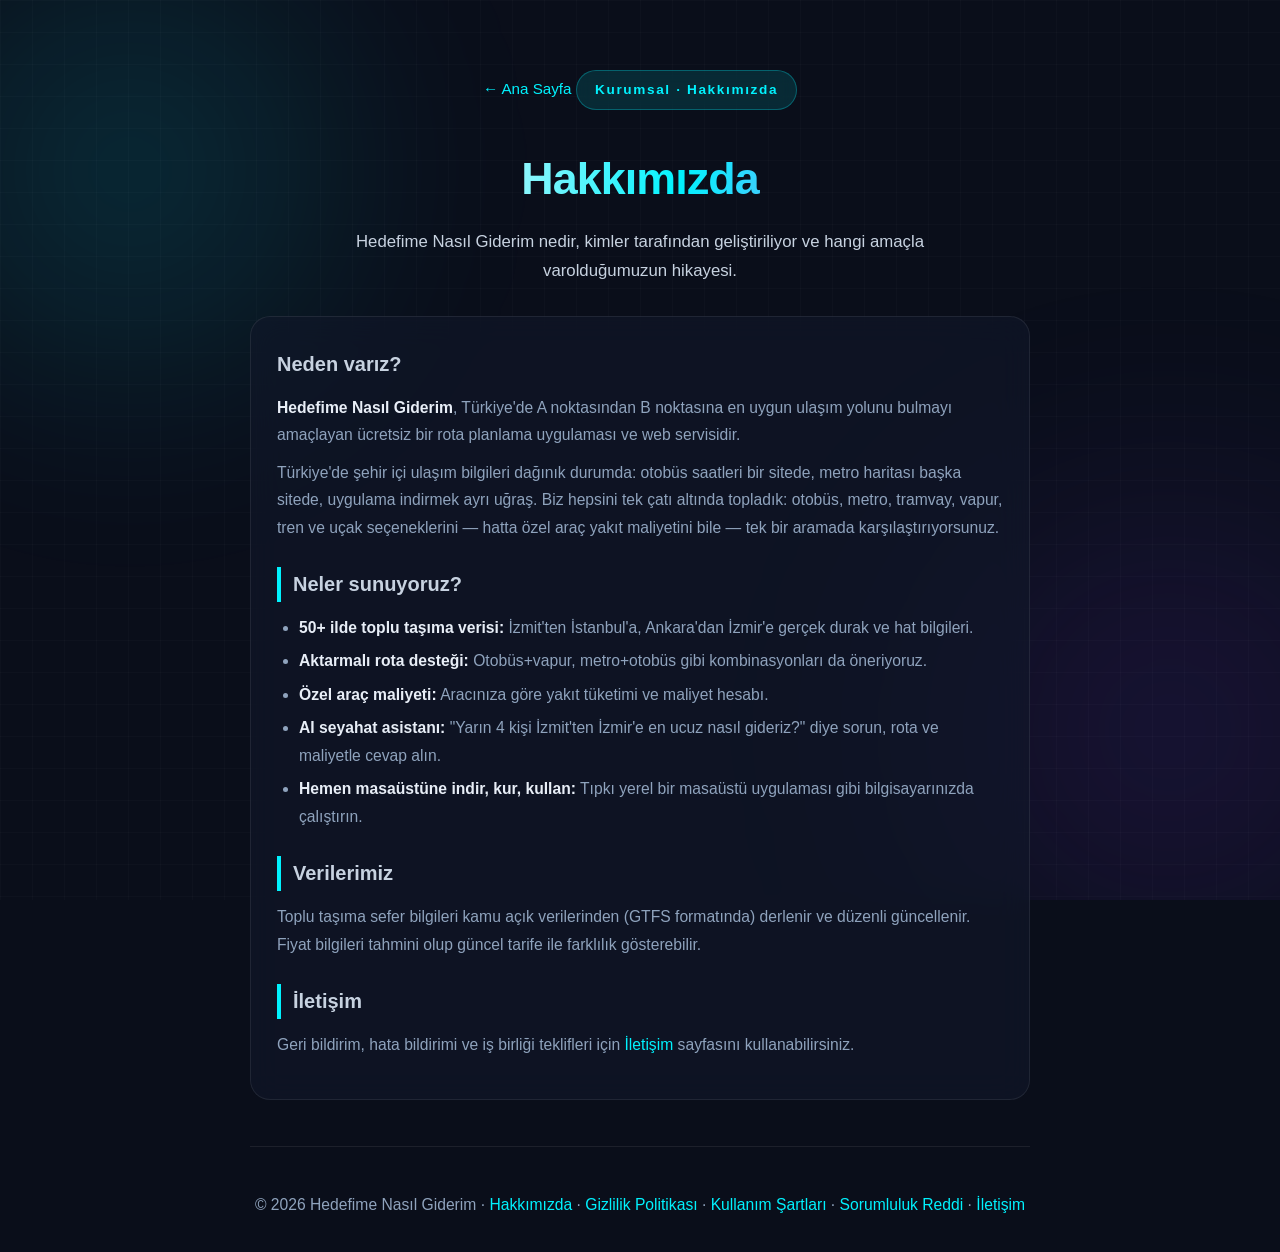
<file: hakkinda.html>
<!DOCTYPE html> <html lang="tr"> <head> <meta charset="UTF-8"> <meta name="viewport" content="width=device-width, initial-scale=1.0, viewport-fit=cover"> <meta name="theme-color" content="#0a0e1a"> <meta name="color-scheme" content="dark"> <link rel="manifest" href="./manifest.webmanifest"> <link rel="apple-touch-icon" href="./icon-192.png"> <meta name="mobile-web-app-capable" content="yes"> <meta name="apple-mobile-web-app-capable" content="yes"> <meta name="apple-mobile-web-app-status-bar-style" content="black-translucent"> <title>Hakkımızda — Hedefime Nasıl Giderim</title> <meta name="description" content="Hedefime Nasıl Giderim nedir ve kimler tarafından geliştiriliyor? Türkiye'de toplu taşıma ve rota planlama uygulamamızın hikayesi, vizyonu ve özellikleri."> <link rel="canonical" href="https://hedefimenasilgiderim.github.io/hakkinda.html"> <meta property="og:title" content="Hakkımızda — Hedefime Nasıl Giderim"> <meta property="og:description" content="Hedefime Nasıl Giderim hakkında bilgi, vizyon ve özellikler."> <meta property="og:type" content="website"> <meta property="og:url" content="https://hedefimenasilgiderim.github.io/hakkinda.html"> <meta property="og:image" content="https://hedefimenasilgiderim.github.io/icon.png"> <meta name="twitter:card" content="summary"> <meta name="twitter:title" content="Hakkımızda — Hedefime Nasıl Giderim"> <meta property="og:locale" content="tr_TR">  <script type="application/ld+json"> {   "@context": "https://schema.org",   "@type": "AboutPage",   "name": "Hakkımızda — Hedefime Nasıl Giderim",   "url": "https://hedefimenasilgiderim.github.io/hakkinda.html",   "description": "Hedefime Nasıl Giderim hakkında bilgi, vizyon ve özellikler.",   "isPartOf": {     "@type": "WebSite",     "name": "Hedefime Nasıl Giderim",     "url": "https://hedefimenasilgiderim.github.io/"   },   "inLanguage": "tr-TR" } </script>  <style>   :root {     --bg: #0a0e1a;     --surface: rgba(18, 24, 43, 0.72);     --line: rgba(255, 255, 255, 0.08);     --text: #e8eef7;     --text-dim: #c7d2e0;     --muted: #8fa3bd;     --accent: #00f2fe;     --accent-2: #7c3aed;     --radius: 20px;     --blur: 16px;   }   * { margin: 0; padding: 0; box-sizing: border-box; }   html { scroll-behavior: smooth; overflow-x: hidden; }   body {     font-family: -apple-system, "Segoe UI", Roboto, "Helvetica Neue", Arial, sans-serif;     background: var(--bg); color: var(--text); line-height: 1.75; min-height: 100dvh; overflow-x: hidden;   }   a { color: var(--accent); text-decoration: none; }   a:hover { text-decoration: underline; text-underline-offset: 4px; }    .mesh {     position: fixed; inset: 0; z-index: -1; overflow: hidden;   }   .mesh::before, .mesh::after {     content: ""; position: absolute; border-radius: 50%; filter: blur(100px); opacity: 0.5;     animation: mesh-drift 14s ease-in-out infinite alternate;   }   .mesh::before {     width: 700px; height: 700px; top: -180px; left: -220px;     background: radial-gradient(circle, rgba(0, 242, 254, 0.35), transparent 60%);     animation-name: mesh-drift-a;   }   .mesh::after {     width: 860px; height: 860px; bottom: -260px; right: -320px;     background: radial-gradient(circle, rgba(124, 58, 237, 0.32), transparent 58%);     animation-name: mesh-drift-b; animation-delay: -3s;   }   @keyframes mesh-drift-a {     from { transform: translate(0,0) scale(1); } to { transform: translate(40px,-60px) scale(1.08); }   }   @keyframes mesh-drift-b {     from { transform: translate(0,0) scale(1); } to { transform: translate(-50px,50px) scale(1.12); }   }   .mesh-grid {     position: fixed; inset: 0; z-index: -1; pointer-events: none;     background-image:       linear-gradient(rgba(255,255,255,0.02) 1px, transparent 1px),       linear-gradient(90deg, rgba(255,255,255,0.02) 1px, transparent 1px);     background-size: 32px 32px;   }    .wrap { max-width: 820px; margin: 0 auto; padding: 0 20px; }   .page-head {     position: relative; padding: 70px 0 30px; text-align: center;   }   .page-head .eyebrow {     display: inline-flex; align-items: center; gap: 8px; font-size: 0.85rem; font-weight: 800;     letter-spacing: 0.12em; color: var(--accent);     background: rgba(0,242,254,0.12); border: 1px solid rgba(0,242,254,0.28);     border-radius: 999px; padding: 7px 18px; backdrop-filter: blur(8px);   }   .page-head h1 {     margin: 18px 0 10px; font-size: clamp(2rem, 4vw, 2.8rem); font-weight: 900; letter-spacing: -0.02em;     background: linear-gradient(100deg, #f8fafc 20%, #00f2fe 55%, #c084fc 90%);     -webkit-background-clip: text; background-clip: text; color: transparent;   }   .page-head p { color: var(--text-dim); font-size: 1.05rem; max-width: 640px; margin: 0 auto; }    .glass {     background: rgba(18, 24, 43, 0.6); border: 1px solid var(--line);     border-radius: var(--radius); backdrop-filter: blur(var(--blur));     -webkit-backdrop-filter: blur(var(--blur));   }   .content { padding: 30px 26px; }   h2 {     font-size: 1.25rem; color: var(--text-dim); margin: 26px 0 12px; font-weight: 800;     border-left: 4px solid var(--accent); padding-left: 12px;   }   h2:first-child { margin-top: 0; border: none; padding-left: 0; }   p, li { color: var(--muted); font-size: 0.98rem; }   p { margin: 10px 0; }   ul { margin: 10px 0 10px 22px; }   li { margin: 6px 0; }   strong { color: var(--text); }   .back {     display: inline-flex; align-items: center; gap: 8px; color: var(--accent);     font-size: 0.95rem; text-decoration: none; margin-bottom: 18px;   }   .back:hover { gap: 12px; }   .cta {     margin: 30px 0; text-align: center;     background: var(--surface); border: 1px solid var(--line);     border-radius: var(--radius); padding: 26px 18px; backdrop-filter: blur(var(--blur));   }   .cta a.btn {     display: inline-flex; align-items: center; justify-content: center; gap: 10px;     background: linear-gradient(135deg, var(--accent), var(--accent-2));     color: #001a2e; font-weight: 800; padding: 14px 36px; border-radius: 999px;     text-decoration: none; font-size: 1.02rem;     box-shadow: 0 12px 34px -10px rgba(0,242,254,0.45);   }   .cta a.btn:hover { transform: translateY(-2px); filter: brightness(1.08); }   footer {     margin-top: 46px; padding: 34px 0 24px; border-top: 1px solid var(--line);     color: var(--muted); font-size: 0.85rem; text-align: center;   }   footer a { color: var(--accent); text-decoration: none; }   footer a:hover { text-decoration: underline; }    @media (prefers-reduced-motion: reduce) {     .mesh::before, .mesh::after { animation: none; }   } </style> </head> <body>  <div class="mesh" aria-hidden="true"></div> <div class="mesh-grid" aria-hidden="true"></div>  <div class="wrap">   <header class="page-head">     <a class="back" href="index.html">← Ana Sayfa</a>     <span class="eyebrow">Kurumsal · Hakkımızda</span>     <h1>Hakkımızda</h1>     <p>Hedefime Nasıl Giderim nedir, kimler tarafından geliştiriliyor ve hangi amaçla varolduğumuzun hikayesi.</p>   </header>    <div class="glass">     <div class="content">       <h2>Neden varız?</h2>       <p><strong>Hedefime Nasıl Giderim</strong>, Türkiye'de A noktasından B noktasına en uygun ulaşım yolunu bulmayı amaçlayan ücretsiz bir rota planlama uygulaması ve web servisidir.</p>       <p>Türkiye'de şehir içi ulaşım bilgileri dağınık durumda: otobüs saatleri bir sitede, metro haritası başka sitede, uygulama indirmek ayrı uğraş. Biz hepsini tek çatı altında topladık: otobüs, metro, tramvay, vapur, tren ve uçak seçeneklerini — hatta özel araç yakıt maliyetini bile — tek bir aramada karşılaştırıyorsunuz.</p>        <h2>Neler sunuyoruz?</h2>       <ul>         <li><strong>50+ ilde toplu taşıma verisi:</strong> İzmit'ten İstanbul'a, Ankara'dan İzmir'e gerçek durak ve hat bilgileri.</li>         <li><strong>Aktarmalı rota desteği:</strong> Otobüs+vapur, metro+otobüs gibi kombinasyonları da öneriyoruz.</li>         <li><strong>Özel araç maliyeti:</strong> Aracınıza göre yakıt tüketimi ve maliyet hesabı.</li>         <li><strong>AI seyahat asistanı:</strong> "Yarın 4 kişi İzmit'ten İzmir'e en ucuz nasıl gideriz?" diye sorun, rota ve maliyetle cevap alın.</li>         <li><strong>Hemen masaüstüne indir, kur, kullan:</strong> Tıpkı yerel bir masaüstü uygulaması gibi bilgisayarınızda çalıştırın.</li>       </ul>        <h2>Verilerimiz</h2>       <p>Toplu taşıma sefer bilgileri kamu açık verilerinden (GTFS formatında) derlenir ve düzenli güncellenir. Fiyat bilgileri tahmini olup güncel tarife ile farklılık gösterebilir.</p>        <h2>İletişim</h2>       <p>Geri bildirim, hata bildirimi ve iş birliği teklifleri için <a href="iletisim.html">İletişim</a> sayfasını kullanabilirsiniz.</p>             </div>   </div>    <footer>     <p>© 2026 Hedefime Nasıl Giderim · <a href="hakkinda.html">Hakkımızda</a> · <a href="privacy.html">Gizlilik Politikası</a> · <a href="kullanim-sartlari.html">Kullanım Şartları</a> · <a href="sorumluluk-reddi.html">Sorumluluk Reddi</a> · <a href="iletisim.html">İletişim</a></p>   </footer> </div>  </body> </html>
</file>
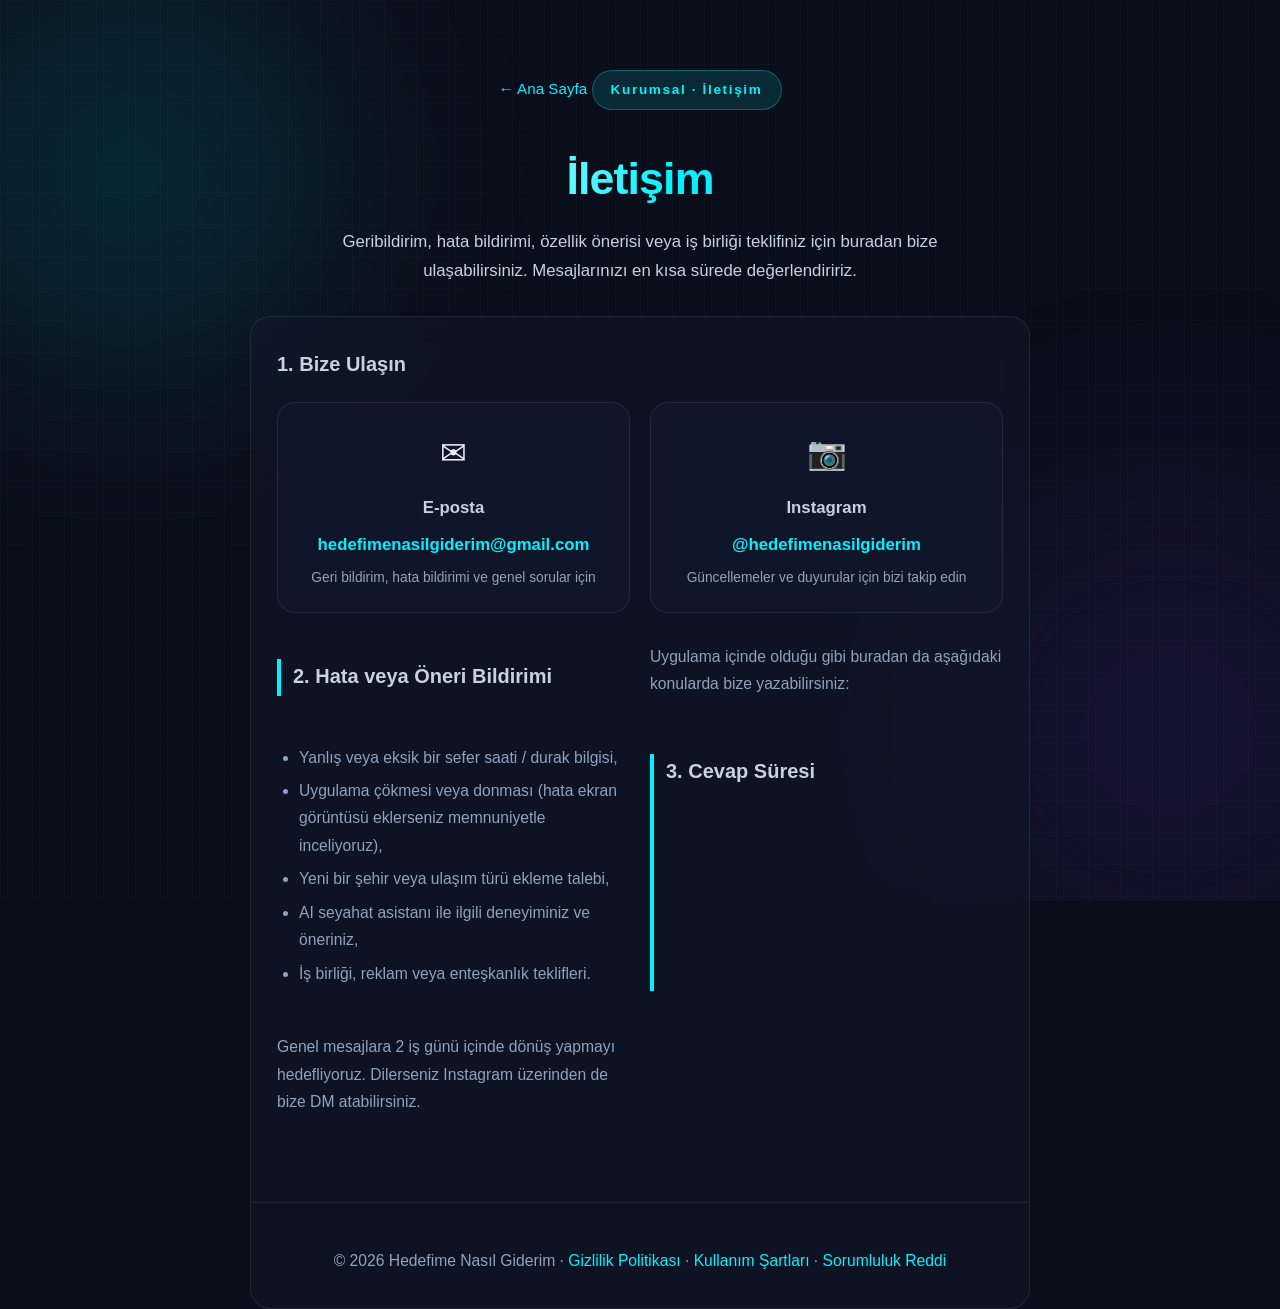
<file: iletisim.html>
<!DOCTYPE html> <html lang="tr"> <head> <meta charset="UTF-8"> <meta name="viewport" content="width=device-width, initial-scale=1.0, viewport-fit=cover"> <meta name="theme-color" content="#0a0e1a"> <meta name="color-scheme" content="dark"> <link rel="manifest" href="./manifest.webmanifest"> <link rel="apple-touch-icon" href="./icon-192.png"> <meta name="mobile-web-app-capable" content="yes"> <meta name="apple-mobile-web-app-capable" content="yes"> <meta name="apple-mobile-web-app-status-bar-style" content="black-translucent"> <title>İletişim — Hedefime Nasıl Giderim</title> <meta name="description" content="Hedefime Nasıl Giderim hakkında geri bildirim, hata bildirimi ve iş birliği teklifleri için bize ulaşın. E-posta ve Instagram iletişim kanallarımız üzerinden bize ulaşabilirsiniz."> <link rel="canonical" href="https://hedefimenasilgiderim.github.io/iletisim.html"> <meta property="og:title" content="İletişim — Hedefime Nasıl Giderim"> <meta property="og:description" content="Hedefime Nasıl Giderim hakkında geri bildirim ve iş birliği teklifleri için bize ulaşın."> <meta property="og:type" content="website"> <meta property="og:url" content="https://hedefimenasilgiderim.github.io/iletisim.html"> <meta property="og:image" content="https://hedefimenasilgiderim.github.io/icon.png"> <meta name="twitter:card" content="summary"> <meta name="twitter:title" content="İletişim — Hedefime Nasıl Giderim"> <meta property="og:locale" content="tr_TR">  <script type="application/ld+json"> {   "@context": "https://schema.org",   "@type": "ContactPage",   "name": "İletişim — Hedefime Nasıl Giderim",   "url": "https://hedefimenasilgiderim.github.io/iletisim.html",   "description": "Hedefime Nasıl Giderim ile iletişime geçin.",   "isPartOf": {     "@type": "WebSite",     "name": "Hedefime Nasıl Giderim",     "url": "https://hedefimenasilgiderim.github.io/"   },   "inLanguage": "tr-TR" } </script>  <style>   :root {     --bg: #0a0e1a;     --surface: rgba(18, 24, 43, 0.72);     --line: rgba(255, 255, 255, 0.08);     --line-strong: rgba(255, 255, 255, 0.14);     --text: #e8eef7;     --text-dim: #c7d2e0;     --muted: #8fa3bd;     --accent: #00f2fe;     --accent-2: #7c3aed;     --radius: 20px;     --blur: 16px;   }   * { margin: 0; padding: 0; box-sizing: border-box; }   html { scroll-behavior: smooth; overflow-x: hidden; }   body {     font-family: -apple-system, "Segoe UI", Roboto, "Helvetica Neue", Arial, sans-serif;     background: var(--bg); color: var(--text); line-height: 1.75; min-height: 100dvh; overflow-x: hidden;   }   a { color: var(--accent); text-decoration: none; }   a:hover { text-decoration: underline; text-underline-offset: 4px; }    .mesh {     position: fixed; inset: 0; z-index: -1; overflow: hidden;   }   .mesh::before, .mesh::after {     content: ""; position: absolute; border-radius: 50%; filter: blur(100px); opacity: 0.5;     animation: mesh-drift 14s ease-in-out infinite alternate;   }   .mesh::before {     width: 700px; height: 700px; top: -180px; left: -220px;     background: radial-gradient(circle, rgba(0, 242, 254, 0.35), transparent 60%);     animation-name: mesh-drift-a;   }   .mesh::after {     width: 860px; height: 860px; bottom: -260px; right: -320px;     background: radial-gradient(circle, rgba(124, 58, 237, 0.32), transparent 58%);     animation-name: mesh-drift-b; animation-delay: -3s;   }   @keyframes mesh-drift-a {     from { transform: translate(0,0) scale(1); } to { transform: translate(40px,-60px) scale(1.08); }   }   @keyframes mesh-drift-b {     from { transform: translate(0,0) scale(1); } to { transform: translate(-50px,50px) scale(1.12); }   }   .mesh-grid {     position: fixed; inset: 0; z-index: -1; pointer-events: none;     background-image:       linear-gradient(rgba(255,255,255,0.02) 1px, transparent 1px),       linear-gradient(90deg, rgba(255,255,255,0.02) 1px, transparent 1px);     background-size: 32px 32px;   }    .wrap { max-width: 820px; margin: 0 auto; padding: 0 20px; }   .page-head {     position: relative; padding: 70px 0 30px; text-align: center;   }   .page-head .eyebrow {     display: inline-flex; align-items: center; gap: 8px; font-size: 0.85rem; font-weight: 800;     letter-spacing: 0.12em; color: var(--accent);     background: rgba(0,242,254,0.12); border: 1px solid rgba(0,242,254,0.28);     border-radius: 999px; padding: 7px 18px; backdrop-filter: blur(8px);   }   .page-head h1 {     margin: 18px 0 10px; font-size: clamp(2rem, 4vw, 2.8rem); font-weight: 900; letter-spacing: -0.02em;     background: linear-gradient(100deg, #f8fafc 20%, #00f2fe 55%, #c084fc 90%);     -webkit-background-clip: text; background-clip: text; color: transparent;   }   .page-head p { color: var(--text-dim); font-size: 1.05rem; max-width: 640px; margin: 0 auto; }    .glass {     background: rgba(18, 24, 43, 0.6); border: 1px solid var(--line);     border-radius: var(--radius); backdrop-filter: blur(var(--blur));     -webkit-backdrop-filter: blur(var(--blur));   }   .content { padding: 30px 26px; }   h2 {     font-size: 1.25rem; color: var(--text-dim); margin: 26px 0 12px; font-weight: 800;     border-left: 4px solid var(--accent); padding-left: 12px;   }   h2:first-child { margin-top: 0; border: none; padding-left: 0; }   p, li { color: var(--muted); font-size: 0.98rem; }   p { margin: 10px 0; }   ul { margin: 10px 0 10px 22px; }   li { margin: 6px 0; }   strong { color: var(--text); }   .back {     display: inline-flex; align-items: center; gap: 8px; color: var(--accent);     font-size: 0.95rem; text-decoration: none; margin-bottom: 18px;   }   .back:hover { gap: 12px; }   .contact-grid {     display: grid; grid-template-columns: 1fr 1fr; gap: 20px; margin-top: 20px;   }   .contact-card {     background: var(--surface); border: 1px solid var(--line);     border-radius: 18px; padding: 22px 18px; text-align: center;     backdrop-filter: blur(var(--blur));     transition: transform 0.3s ease, border-color 0.3s ease;   }   .contact-card:hover { transform: translateY(-3px); border-color: var(--accent); }   .contact-card .k-ico { font-size: 2rem; margin-bottom: 12px; }   .contact-card .k-title { font-weight: 800; color: var(--text-dim); font-size: 1.05rem; margin-bottom: 8px; }   .contact-card .k-value { color: var(--text); font-size: 1.05rem; font-weight: 700; word-break: break-all; }   .contact-card .k-value a { color: var(--accent); text-decoration: none; }   .contact-card .k-value a:hover { text-decoration: underline; }   .contact-card .k-hint { color: var(--muted); font-size: 0.86rem; margin-top: 6px; }   @media (max-width: 720px) { .contact-grid { grid-template-columns: 1fr; } }    .cta {     margin: 34px 0; text-align: center;     background: var(--surface); border: 1px solid var(--line);     border-radius: var(--radius); padding: 26px 18px; backdrop-filter: blur(var(--blur));   }   .cta a.btn {     display: inline-flex; align-items: center; justify-content: center; gap: 10px;     background: linear-gradient(135deg, var(--accent), var(--accent-2));     color: #001a2e; font-weight: 800; padding: 14px 36px; border-radius: 999px;     text-decoration: none; font-size: 1.02rem;     box-shadow: 0 12px 34px -10px rgba(0,242,254,0.45);   }   .cta a.btn:hover { transform: translateY(-2px); filter: brightness(1.08); }   footer {     margin-top: 46px; padding: 34px 0 24px; border-top: 1px solid var(--line);     color: var(--muted); font-size: 0.85rem; text-align: center;   }   footer a { color: var(--accent); text-decoration: none; }   footer a:hover { text-decoration: underline; }    @media (prefers-reduced-motion: reduce) {     .mesh::before, .mesh::after { animation: none; }   } </style> </head> <body>  <div class="mesh" aria-hidden="true"></div> <div class="mesh-grid" aria-hidden="true"></div>  <div class="wrap">   <header class="page-head">     <a class="back" href="index.html">← Ana Sayfa</a>     <span class="eyebrow">Kurumsal · İletişim</span>     <h1>İletişim</h1>     <p>Geribildirim, hata bildirimi, özellik önerisi veya iş birliği teklifiniz için buradan bize ulaşabilirsiniz. Mesajlarınızı en kısa sürede değerlendiririz.</p>   </header>    <div class="glass">     <div class="content">       <h2>1. Bize Ulaşın</h2>       <div class="contact-grid">         <div class="contact-card glass">           <div class="k-ico">✉</div>           <div class="k-title">E-posta</div>           <div class="k-value"><a href="mailto:hedefimenasilgiderim@gmail.com">hedefimenasilgiderim@gmail.com</a></div>           <div class="k-hint">Geri bildirim, hata bildirimi ve genel sorular için</div>         </div>         <div class="contact-card glass">
          <div class="k-ico">📷</div>
          <div class="k-title">Instagram</div>
          <div class="k-value"><a href="https://www.instagram.com/hedefimenasilgiderim" target="_blank" rel="noopener">@hedefimenasilgiderim</a></div>
          <div class="k-hint">Güncellemeler ve duyurular için bizi takip edin</div>
        </div>        <h2>2. Hata veya Öneri Bildirimi</h2>       <p>Uygulama içinde olduğu gibi buradan da aşağıdaki konularda bize yazabilirsiniz:</p>       <ul>         <li>Yanlış veya eksik bir sefer saati / durak bilgisi,</li>         <li>Uygulama çökmesi veya donması (hata ekran görüntüsü eklerseniz memnuniyetle inceliyoruz),</li>         <li>Yeni bir şehir veya ulaşım türü ekleme talebi,</li>         <li>AI seyahat asistanı ile ilgili deneyiminiz ve öneriniz,</li>         <li>İş birliği, reklam veya enteşkanlık teklifleri.</li>       </ul>        <h2>3. Cevap Süresi</h2>       <p>Genel mesajlara 2 iş günü içinde dönüş yapmayı hedefliyoruz. Dilerseniz Instagram üzerinden de bize DM atabilirsiniz.</p>             </div>   </div>    <footer>     <p>© 2026 Hedefime Nasıl Giderim · <a href="privacy.html">Gizlilik Politikası</a> · <a href="kullanim-sartlari.html">Kullanım Şartları</a> · <a href="sorumluluk-reddi.html">Sorumluluk Reddi</a></p>   </footer> </div>  </body> </html>
</file>
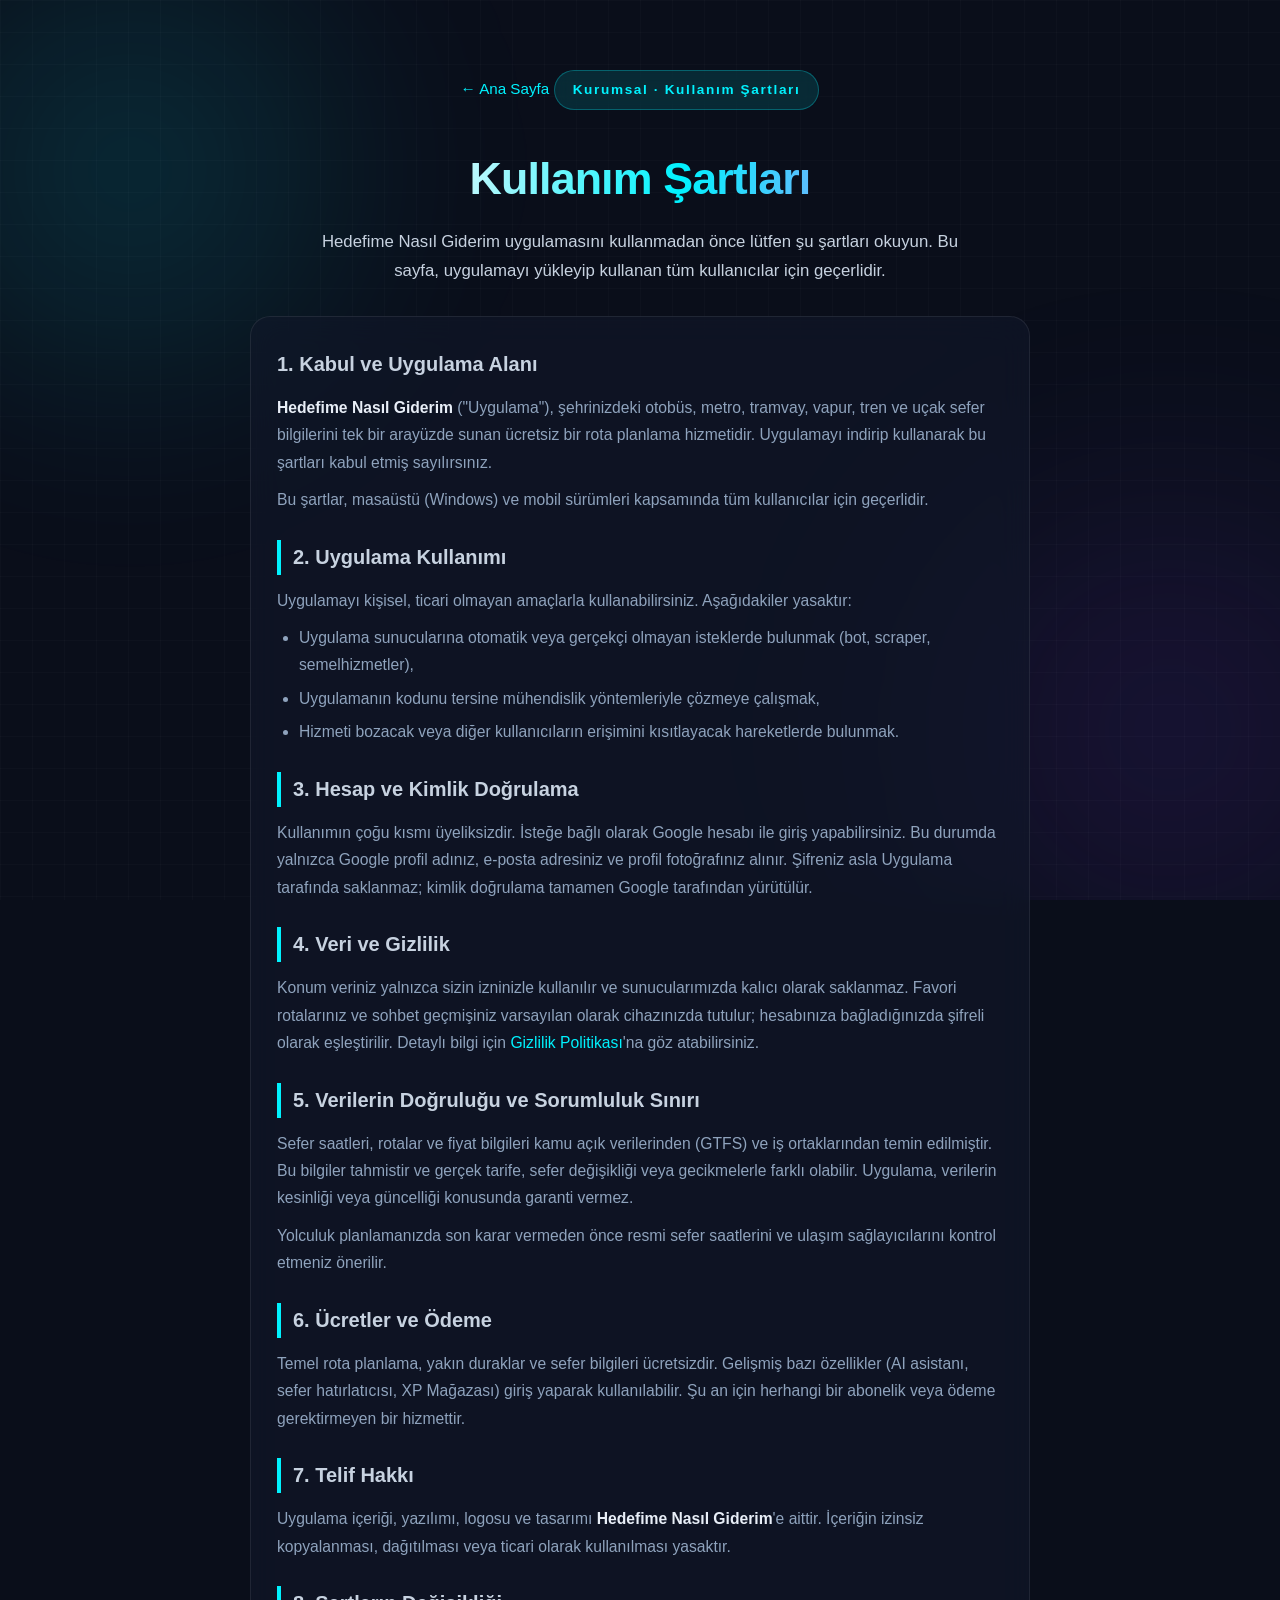
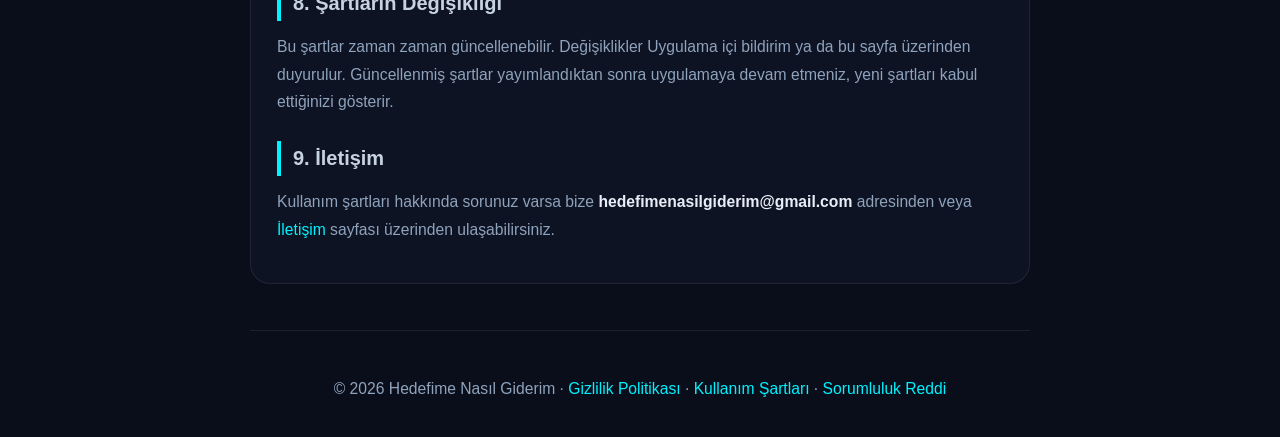
<file: kullanim-sartlari.html>
<!DOCTYPE html> <html lang="tr"> <head> <meta charset="UTF-8"> <meta name="viewport" content="width=device-width, initial-scale=1.0, viewport-fit=cover"> <meta name="theme-color" content="#0a0e1a"> <meta name="color-scheme" content="dark"> <link rel="manifest" href="./manifest.webmanifest"> <link rel="apple-touch-icon" href="./icon-192.png"> <meta name="mobile-web-app-capable" content="yes"> <meta name="apple-mobile-web-app-capable" content="yes"> <meta name="apple-mobile-web-app-status-bar-style" content="black-translucent"> <title>Kullanım Şartları — Hedefime Nasıl Giderim</title> <meta name="description" content="Hedefime Nasıl Giderim uygulamasının kullanım şartlarını okuyun. Uygulama kullanımı, sorumluluk sınırları ve kullanıcı hakları hakkında detaylı bilgi."> <link rel="canonical" href="https://hedefimenasilgiderim.github.io/kullanim-sartlari.html"> <meta property="og:title" content="Kullanım Şartları — Hedefime Nasıl Giderim"> <meta property="og:description" content="Hedefime Nasıl Giderim uygulamasının kullanım şartlarını okuyun."> <meta property="og:type" content="website"> <meta property="og:url" content="https://hedefimenasilgiderim.github.io/kullanim-sartlari.html"> <meta property="og:image" content="https://hedefimenasilgiderim.github.io/icon.png"> <meta name="twitter:card" content="summary"> <meta name="twitter:title" content="Kullanım Şartları — Hedefime Nasıl Giderim"> <meta property="og:locale" content="tr_TR">  <script type="application/ld+json"> {   "@context": "https://schema.org",   "@type": "WebPage",   "name": "Kullanım Şartları — Hedefime Nasıl Giderim",   "url": "https://hedefimenasilgiderim.github.io/kullanim-sartlari.html",   "description": "Hedefime Nasıl Giderim uygulamasının kullanım şartları.",   "isPartOf": {     "@type": "WebSite",     "name": "Hedefime Nasıl Giderim",     "url": "https://hedefimenasilgiderim.github.io/"   },   "inLanguage": "tr-TR" } </script>  <style>   :root {     --bg: #0a0e1a;     --surface: rgba(18, 24, 43, 0.72);     --line: rgba(255, 255, 255, 0.08);     --line-strong: rgba(255, 255, 255, 0.14);     --text: #e8eef7;     --text-dim: #c7d2e0;     --muted: #8fa3bd;     --accent: #00f2fe;     --accent-2: #7c3aed;     --radius: 20px;     --blur: 16px;   }   * { margin: 0; padding: 0; box-sizing: border-box; }   html { scroll-behavior: smooth; overflow-x: hidden; }   body {     font-family: -apple-system, "Segoe UI", Roboto, "Helvetica Neue", Arial, sans-serif;     background: var(--bg); color: var(--text); line-height: 1.75; min-height: 100dvh; overflow-x: hidden;   }   a { color: var(--accent); text-decoration: none; }   a:hover { text-decoration: underline; text-underline-offset: 4px; }    .mesh {     position: fixed; inset: 0; z-index: -1; overflow: hidden;   }   .mesh::before, .mesh::after {     content: ""; position: absolute; border-radius: 50%; filter: blur(100px); opacity: 0.5;     animation: mesh-drift 14s ease-in-out infinite alternate;   }   .mesh::before {     width: 700px; height: 700px; top: -180px; left: -220px;     background: radial-gradient(circle, rgba(0, 242, 254, 0.35), transparent 60%);     animation-name: mesh-drift-a;   }   .mesh::after {     width: 860px; height: 860px; bottom: -260px; right: -320px;     background: radial-gradient(circle, rgba(124, 58, 237, 0.32), transparent 58%);     animation-name: mesh-drift-b; animation-delay: -3s;   }   @keyframes mesh-drift-a {     from { transform: translate(0,0) scale(1); } to { transform: translate(40px,-60px) scale(1.08); }   }   @keyframes mesh-drift-b {     from { transform: translate(0,0) scale(1); } to { transform: translate(-50px,50px) scale(1.12); }   }   .mesh-grid {     position: fixed; inset: 0; z-index: -1; pointer-events: none;     background-image:       linear-gradient(rgba(255,255,255,0.02) 1px, transparent 1px),       linear-gradient(90deg, rgba(255,255,255,0.02) 1px, transparent 1px);     background-size: 32px 32px;   }    .wrap { max-width: 820px; margin: 0 auto; padding: 0 20px; }   .page-head {     position: relative; padding: 70px 0 30px; text-align: center;   }   .page-head .eyebrow {     display: inline-flex; align-items: center; gap: 8px; font-size: 0.85rem; font-weight: 800;     letter-spacing: 0.12em; color: var(--accent);     background: rgba(0,242,254,0.12); border: 1px solid rgba(0,242,254,0.28);     border-radius: 999px; padding: 7px 18px; backdrop-filter: blur(8px);   }   .page-head h1 {     margin: 18px 0 10px; font-size: clamp(2rem, 4vw, 2.8rem); font-weight: 900; letter-spacing: -0.02em;     background: linear-gradient(100deg, #f8fafc 20%, #00f2fe 55%, #c084fc 90%);     -webkit-background-clip: text; background-clip: text; color: transparent;   }   .page-head p { color: var(--text-dim); font-size: 1.05rem; max-width: 640px; margin: 0 auto; }    .glass {     background: rgba(18, 24, 43, 0.6); border: 1px solid var(--line);     border-radius: var(--radius); backdrop-filter: blur(var(--blur));     -webkit-backdrop-filter: blur(var(--blur));   }   .content { padding: 30px 26px; }   h2 {     font-size: 1.25rem; color: var(--text-dim); margin: 26px 0 12px; font-weight: 800;     border-left: 4px solid var(--accent); padding-left: 12px;   }   h2:first-child { margin-top: 0; border: none; padding-left: 0; }   p, li { color: var(--muted); font-size: 0.98rem; }   p { margin: 10px 0; }   ul { margin: 10px 0 10px 22px; }   li { margin: 6px 0; }   strong { color: var(--text); }   .back {     display: inline-flex; align-items: center; gap: 8px; color: var(--accent);     font-size: 0.95rem; text-decoration: none; margin-bottom: 18px;   }   .back:hover { gap: 12px; }   .cta {     margin: 30px 0; text-align: center;     background: var(--surface); border: 1px solid var(--line);     border-radius: var(--radius); padding: 26px 18px; backdrop-filter: blur(var(--blur));   }   .cta a.btn {     display: inline-flex; align-items: center; justify-content: center; gap: 10px;     background: linear-gradient(135deg, var(--accent), var(--accent-2));     color: #001a2e; font-weight: 800; padding: 14px 36px; border-radius: 999px;     text-decoration: none; font-size: 1.02rem;     box-shadow: 0 12px 34px -10px rgba(0,242,254,0.45);   }   .cta a.btn:hover { transform: translateY(-2px); filter: brightness(1.08); }   footer {     margin-top: 46px; padding: 34px 0 24px; border-top: 1px solid var(--line);     color: var(--muted); font-size: 0.85rem; text-align: center;   }   footer a { color: var(--accent); text-decoration: none; }   footer a:hover { text-decoration: underline; }   .small { color: var(--muted); font-size: 0.86rem; }   .badge {     display: inline-block; background: rgba(0,242,254,0.12); color: var(--accent);     border: 1px solid rgba(0,242,254,0.28); border-radius: 999px;     font-size: 0.75rem; font-weight: 800; padding: 4px 12px; margin-right: 8px;   }    @media (prefers-reduced-motion: reduce) {     .mesh::before, .mesh::after { animation: none; }   } </style> </head> <body>  <div class="mesh" aria-hidden="true"></div> <div class="mesh-grid" aria-hidden="true"></div>  <div class="wrap">   <header class="page-head">     <a class="back" href="index.html">← Ana Sayfa</a>     <span class="eyebrow">Kurumsal · Kullanım Şartları</span>     <h1>Kullanım Şartları</h1>     <p>Hedefime Nasıl Giderim uygulamasını kullanmadan önce lütfen şu şartları okuyun. Bu sayfa, uygulamayı yükleyip kullanan tüm kullanıcılar için geçerlidir.</p>   </header>    <div class="glass">     <div class="content">       <h2>1. Kabul ve Uygulama Alanı</h2>       <p><strong>Hedefime Nasıl Giderim</strong> ("Uygulama"), şehrinizdeki otobüs, metro, tramvay, vapur, tren ve uçak sefer bilgilerini tek bir arayüzde sunan ücretsiz bir rota planlama hizmetidir. Uygulamayı indirip kullanarak bu şartları kabul etmiş sayılırsınız.</p>       <p>Bu şartlar, masaüstü (Windows) ve mobil sürümleri kapsamında tüm kullanıcılar için geçerlidir.</p>        <h2>2. Uygulama Kullanımı</h2>       <p>Uygulamayı kişisel, ticari olmayan amaçlarla kullanabilirsiniz. Aşağıdakiler yasaktır:</p>       <ul>         <li>Uygulama sunucularına otomatik veya gerçekçi olmayan isteklerde bulunmak (bot, scraper, semelhizmetler),</li>         <li>Uygulamanın kodunu tersine mühendislik yöntemleriyle çözmeye çalışmak,</li>         <li>Hizmeti bozacak veya diğer kullanıcıların erişimini kısıtlayacak hareketlerde bulunmak.</li>       </ul>        <h2>3. Hesap ve Kimlik Doğrulama</h2>       <p>Kullanımın çoğu kısmı üyeliksizdir. İsteğe bağlı olarak Google hesabı ile giriş yapabilirsiniz. Bu durumda yalnızca Google profil adınız, e-posta adresiniz ve profil fotoğrafınız alınır. Şifreniz asla Uygulama tarafında saklanmaz; kimlik doğrulama tamamen Google tarafından yürütülür.</p>        <h2>4. Veri ve Gizlilik</h2>       <p>Konum veriniz yalnızca sizin izninizle kullanılır ve sunucularımızda kalıcı olarak saklanmaz. Favori rotalarınız ve sohbet geçmişiniz varsayılan olarak cihazınızda tutulur; hesabınıza bağladığınızda şifreli olarak eşleştirilir. Detaylı bilgi için <a href="privacy.html">Gizlilik Politikası</a>'na göz atabilirsiniz.</p>        <h2>5. Verilerin Doğruluğu ve Sorumluluk Sınırı</h2>       <p>Sefer saatleri, rotalar ve fiyat bilgileri kamu açık verilerinden (GTFS) ve iş ortaklarından temin edilmiştir. Bu bilgiler tahmistir ve gerçek tarife, sefer değişikliği veya gecikmelerle farklı olabilir. Uygulama, verilerin kesinliği veya güncelliği konusunda garanti vermez.</p>       <p>Yolculuk planlamanızda son karar vermeden önce resmi sefer saatlerini ve ulaşım sağlayıcılarını kontrol etmeniz önerilir.</p>        <h2>6. Ücretler ve Ödeme</h2>       <p>Temel rota planlama, yakın duraklar ve sefer bilgileri ücretsizdir. Gelişmiş bazı özellikler (AI asistanı, sefer hatırlatıcısı, XP Mağazası) giriş yaparak kullanılabilir. Şu an için herhangi bir abonelik veya ödeme gerektirmeyen bir hizmettir.</p>        <h2>7. Telif Hakkı</h2>       <p>Uygulama içeriği, yazılımı, logosu ve tasarımı <strong>Hedefime Nasıl Giderim</strong>'e aittir. İçeriğin izinsiz kopyalanması, dağıtılması veya ticari olarak kullanılması yasaktır.</p>        <h2>8. Şartların Değişikliği</h2>       <p>Bu şartlar zaman zaman güncellenebilir. Değişiklikler Uygulama içi bildirim ya da bu sayfa üzerinden duyurulur. Güncellenmiş şartlar yayımlandıktan sonra uygulamaya devam etmeniz, yeni şartları kabul ettiğinizi gösterir.</p>        <h2>9. İletişim</h2>       <p>Kullanım şartları hakkında sorunuz varsa bize <strong>hedefimenasilgiderim@gmail.com</strong> adresinden veya <a href="iletisim.html">İletişim</a> sayfası üzerinden ulaşabilirsiniz.</p>             </div>   </div>    <footer>     <p>© 2026 Hedefime Nasıl Giderim · <a href="privacy.html">Gizlilik Politikası</a> · <a href="kullanim-sartlari.html">Kullanım Şartları</a> · <a href="sorumluluk-reddi.html">Sorumluluk Reddi</a></p>   </footer> </div>  </body> </html>
</file>
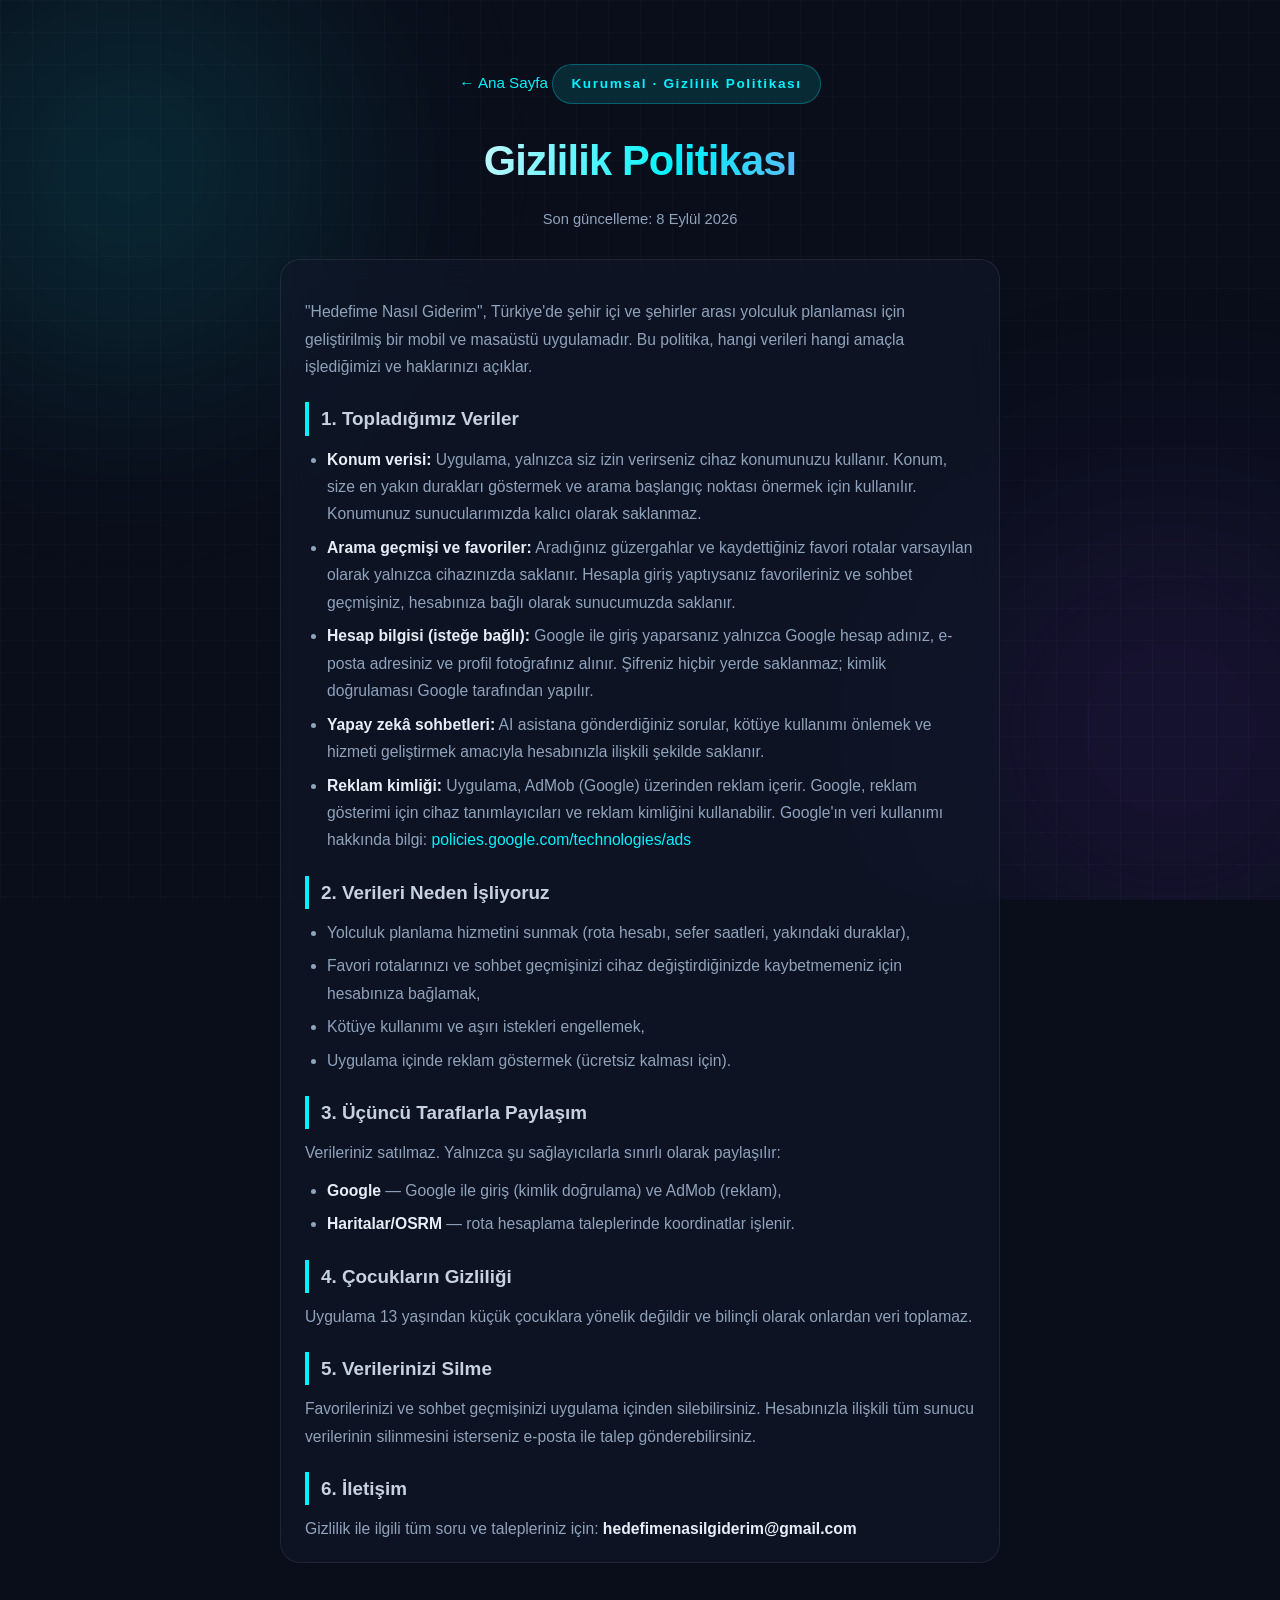
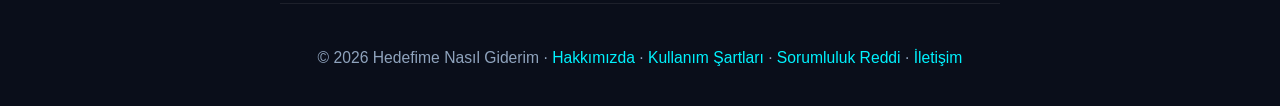
<file: privacy.html>
<!DOCTYPE html> <html lang="tr"> <head> <meta charset="UTF-8"> <meta name="viewport" content="width=device-width, initial-scale=1.0, viewport-fit=cover"> <meta name="theme-color" content="#0a0e1a"> <meta name="color-scheme" content="dark"> <link rel="manifest" href="./manifest.webmanifest"> <link rel="apple-touch-icon" href="./icon-192.png"> <meta name="mobile-web-app-capable" content="yes"> <meta name="apple-mobile-web-app-capable" content="yes"> <meta name="apple-mobile-web-app-status-bar-style" content="black-translucent"> <title>Gizlilik Politikası — Hedefime Nasıl Giderim</title> <meta name="description" content="Hedefime Nasıl Giderim gizlilik politikası: hangi verileri toplayoruz, neden işliyoruz ve haklarınız neler?"> <link rel="canonical" href="https://hedefimenasilgiderim.github.io/privacy.html"> <meta property="og:title" content="Gizlilik Politikası — Hedefime Nasıl Giderim"> <meta property="og:description" content="Hedefime Nasıl Giderim gizlilik politikası."> <meta property="og:type" content="website"> <meta property="og:url" content="https://hedefimenasilgiderim.github.io/privacy.html"> <meta property="og:image" content="https://hedefimenasilgiderim.github.io/icon.png"> <meta name="twitter:card" content="summary"> <meta name="twitter:title" content="Gizlilik Politikası — Hedefime Nasıl Giderim"> <meta property="og:locale" content="tr_TR">  <script type="application/ld+json"> {   "@context": "https://schema.org",   "@type": "WebPage",   "name": "Gizlilik Politikası — Hedefime Nasıl Giderim",   "url": "https://hedefimenasilgiderim.github.io/privacy.html",   "description": "Hedefime Nasıl Giderim gizlilik politikası.",   "isPartOf": {     "@type": "WebSite",     "name": "Hedefime Nasıl Giderim",     "url": "https://hedefimenasilgiderim.github.io/"   },   "inLanguage": "tr-TR" } </script>  <style>   :root {     --bg: #0a0e1a;     --surface: rgba(18, 24, 43, 0.72);     --line: rgba(255, 255, 255, 0.08);     --line-strong: rgba(255, 255, 255, 0.14);     --text: #e8eef7;     --text-dim: #c7d2e0;     --muted: #8fa3bd;     --accent: #00f2fe;     --accent-2: #7c3aed;     --radius: 20px;     --blur: 16px;   }   * { margin: 0; padding: 0; box-sizing: border-box; }   html { scroll-behavior: smooth; overflow-x: hidden; }   body {     font-family: -apple-system, "Segoe UI", Roboto, "Helvetica Neue", Arial, sans-serif;     background: var(--bg); color: var(--text); line-height: 1.75; min-height: 100dvh; overflow-x: hidden;   }   a { color: var(--accent); text-decoration: none; }   a:hover { text-decoration: underline; text-underline-offset: 4px; }    .mesh {     position: fixed; inset: 0; z-index: -1; overflow: hidden;   }   .mesh::before, .mesh::after {     content: ""; position: absolute; border-radius: 50%; filter: blur(100px); opacity: 0.5;     animation: mesh-drift 14s ease-in-out infinite alternate;   }   .mesh::before {     width: 700px; height: 700px; top: -180px; left: -220px;     background: radial-gradient(circle, rgba(0, 242, 254, 0.35), transparent 60%);     animation-name: mesh-drift-a;   }   .mesh::after {     width: 860px; height: 860px; bottom: -260px; right: -320px;     background: radial-gradient(circle, rgba(124, 58, 237, 0.32), transparent 58%);     animation-name: mesh-drift-b; animation-delay: -3s;   }   @keyframes mesh-drift-a {     from { transform: translate(0,0) scale(1); } to { transform: translate(40px,-60px) scale(1.08); }   }   @keyframes mesh-drift-b {     from { transform: translate(0,0) scale(1); } to { transform: translate(-50px,50px) scale(1.12); }   }   .mesh-grid {     position: fixed; inset: 0; z-index: -1; pointer-events: none;     background-image:       linear-gradient(rgba(255,255,255,0.02) 1px, transparent 1px),       linear-gradient(90deg, rgba(255,255,255,0.02) 1px, transparent 1px);     background-size: 32px 32px;   }    .wrap { max-width: 760px; margin: 0 auto; padding: 0 20px; }   .page-head {     position: relative; padding: 64px 0 26px; text-align: center;   }   .page-head .eyebrow {     display: inline-flex; align-items: center; gap: 8px; font-size: 0.85rem; font-weight: 800;     letter-spacing: 0.12em; color: var(--accent);     background: rgba(0,242,254,0.12); border: 1px solid rgba(0,242,254,0.28);     border-radius: 999px; padding: 7px 18px; backdrop-filter: blur(8px);   }   .page-head h1 {     margin: 16px 0 10px; font-size: clamp(1.9rem, 4vw, 2.6rem); font-weight: 900; letter-spacing: -0.02em;     background: linear-gradient(100deg, #f8fafc 20%, #00f2fe 55%, #c084fc 90%);     -webkit-background-clip: text; background-clip: text; color: transparent;   }   .page-head .meta { color: var(--muted); font-size: 0.92rem; margin-top: 6px; }    .glass {     background: rgba(18, 24, 43, 0.6); border: 1px solid var(--line);     border-radius: var(--radius); backdrop-filter: blur(var(--blur));     -webkit-backdrop-filter: blur(var(--blur));   }   .content { padding: 28px 24px 10px; }   h2 {     font-size: 1.18rem; color: var(--text-dim); margin: 22px 0 10px; font-weight: 800;     border-left: 4px solid var(--accent); padding-left: 12px;   }   h2:first-child { margin-top: 0; border: none; padding-left: 0; }   p, li { color: var(--muted); font-size: 0.98rem; }   p { margin: 10px 0; }   ul { margin: 10px 0 10px 22px; }   li { margin: 6px 0; }   strong { color: var(--text); }   .back {     display: inline-flex; align-items: center; gap: 8px; color: var(--accent);     font-size: 0.95rem; text-decoration: none; margin-bottom: 12px;   }   .back:hover { gap: 12px; }   footer {     margin-top: 40px; padding: 30px 0 24px; border-top: 1px solid var(--line);     color: var(--muted); font-size: 0.85rem; text-align: center;   }   footer a { color: var(--accent); text-decoration: none; }   footer a:hover { text-decoration: underline; }    @media (prefers-reduced-motion: reduce) {     .mesh::before, .mesh::after { animation: none; }   } </style> </head> <body>  <div class="mesh" aria-hidden="true"></div> <div class="mesh-grid" aria-hidden="true"></div>  <div class="wrap">   <header class="page-head">     <a class="back" href="index.html">← Ana Sayfa</a>     <span class="eyebrow">Kurumsal · Gizlilik Politikası</span>     <h1>Gizlilik Politikası</h1>     <div class="meta">Son güncelleme: 8 Eylül 2026</div>   </header>    <div class="glass">     <div class="content">       <p>"Hedefime Nasıl Giderim", Türkiye'de şehir içi ve şehirler arası yolculuk planlaması için geliştirilmiş bir mobil ve masaüstü uygulamadır. Bu politika, hangi verileri hangi amaçla işlediğimizi ve haklarınızı açıklar.</p>        <h2>1. Topladığımız Veriler</h2>       <ul>         <li><strong>Konum verisi:</strong> Uygulama, yalnızca siz izin verirseniz cihaz konumunuzu kullanır. Konum, size en yakın durakları göstermek ve arama başlangıç noktası önermek için kullanılır. Konumunuz sunucularımızda kalıcı olarak saklanmaz.</li>         <li><strong>Arama geçmişi ve favoriler:</strong> Aradığınız güzergahlar ve kaydettiğiniz favori rotalar varsayılan olarak yalnızca cihazınızda saklanır. Hesapla giriş yaptıysanız favorileriniz ve sohbet geçmişiniz, hesabınıza bağlı olarak sunucumuzda saklanır.</li>         <li><strong>Hesap bilgisi (isteğe bağlı):</strong> Google ile giriş yaparsanız yalnızca Google hesap adınız, e-posta adresiniz ve profil fotoğrafınız alınır. Şifreniz hiçbir yerde saklanmaz; kimlik doğrulaması Google tarafından yapılır.</li>         <li><strong>Yapay zekâ sohbetleri:</strong> AI asistana gönderdiğiniz sorular, kötüye kullanımı önlemek ve hizmeti geliştirmek amacıyla hesabınızla ilişkili şekilde saklanır.</li>         <li><strong>Reklam kimliği:</strong> Uygulama, AdMob (Google) üzerinden reklam içerir. Google, reklam gösterimi için cihaz tanımlayıcıları ve reklam kimliğini kullanabilir. Google'ın veri kullanımı hakkında bilgi: <a href="https://policies.google.com/technologies/ads" target="_blank" rel="noopener">policies.google.com/technologies/ads</a></li>       </ul>        <h2>2. Verileri Neden İşliyoruz</h2>       <ul>         <li>Yolculuk planlama hizmetini sunmak (rota hesabı, sefer saatleri, yakındaki duraklar),</li>         <li>Favori rotalarınızı ve sohbet geçmişinizi cihaz değiştirdiğinizde kaybetmemeniz için hesabınıza bağlamak,</li>         <li>Kötüye kullanımı ve aşırı istekleri engellemek,</li>         <li>Uygulama içinde reklam göstermek (ücretsiz kalması için).</li>       </ul>        <h2>3. Üçüncü Taraflarla Paylaşım</h2>       <p>Verileriniz satılmaz. Yalnızca şu sağlayıcılarla sınırlı olarak paylaşılır:</p>       <ul>         <li><strong>Google</strong> — Google ile giriş (kimlik doğrulama) ve AdMob (reklam),</li>         <li><strong>Haritalar/OSRM</strong> — rota hesaplama taleplerinde koordinatlar işlenir.</li>       </ul>        <h2>4. Çocukların Gizliliği</h2>       <p>Uygulama 13 yaşından küçük çocuklara yönelik değildir ve bilinçli olarak onlardan veri toplamaz.</p>        <h2>5. Verilerinizi Silme</h2>       <p>Favorilerinizi ve sohbet geçmişinizi uygulama içinden silebilirsiniz. Hesabınızla ilişkili tüm sunucu verilerinin silinmesini isterseniz e-posta ile talep gönderebilirsiniz.</p>        <h2>6. İletişim</h2>       <p>Gizlilik ile ilgili tüm soru ve talepleriniz için: <strong>hedefimenasilgiderim@gmail.com</strong></p>     </div>   </div>    <footer>     <p>© 2026 Hedefime Nasıl Giderim · <a href="hakkinda.html">Hakkımızda</a> · <a href="kullanim-sartlari.html">Kullanım Şartları</a> · <a href="sorumluluk-reddi.html">Sorumluluk Reddi</a> · <a href="iletisim.html">İletişim</a></p>   </footer> </div>  </body> </html>
</file>
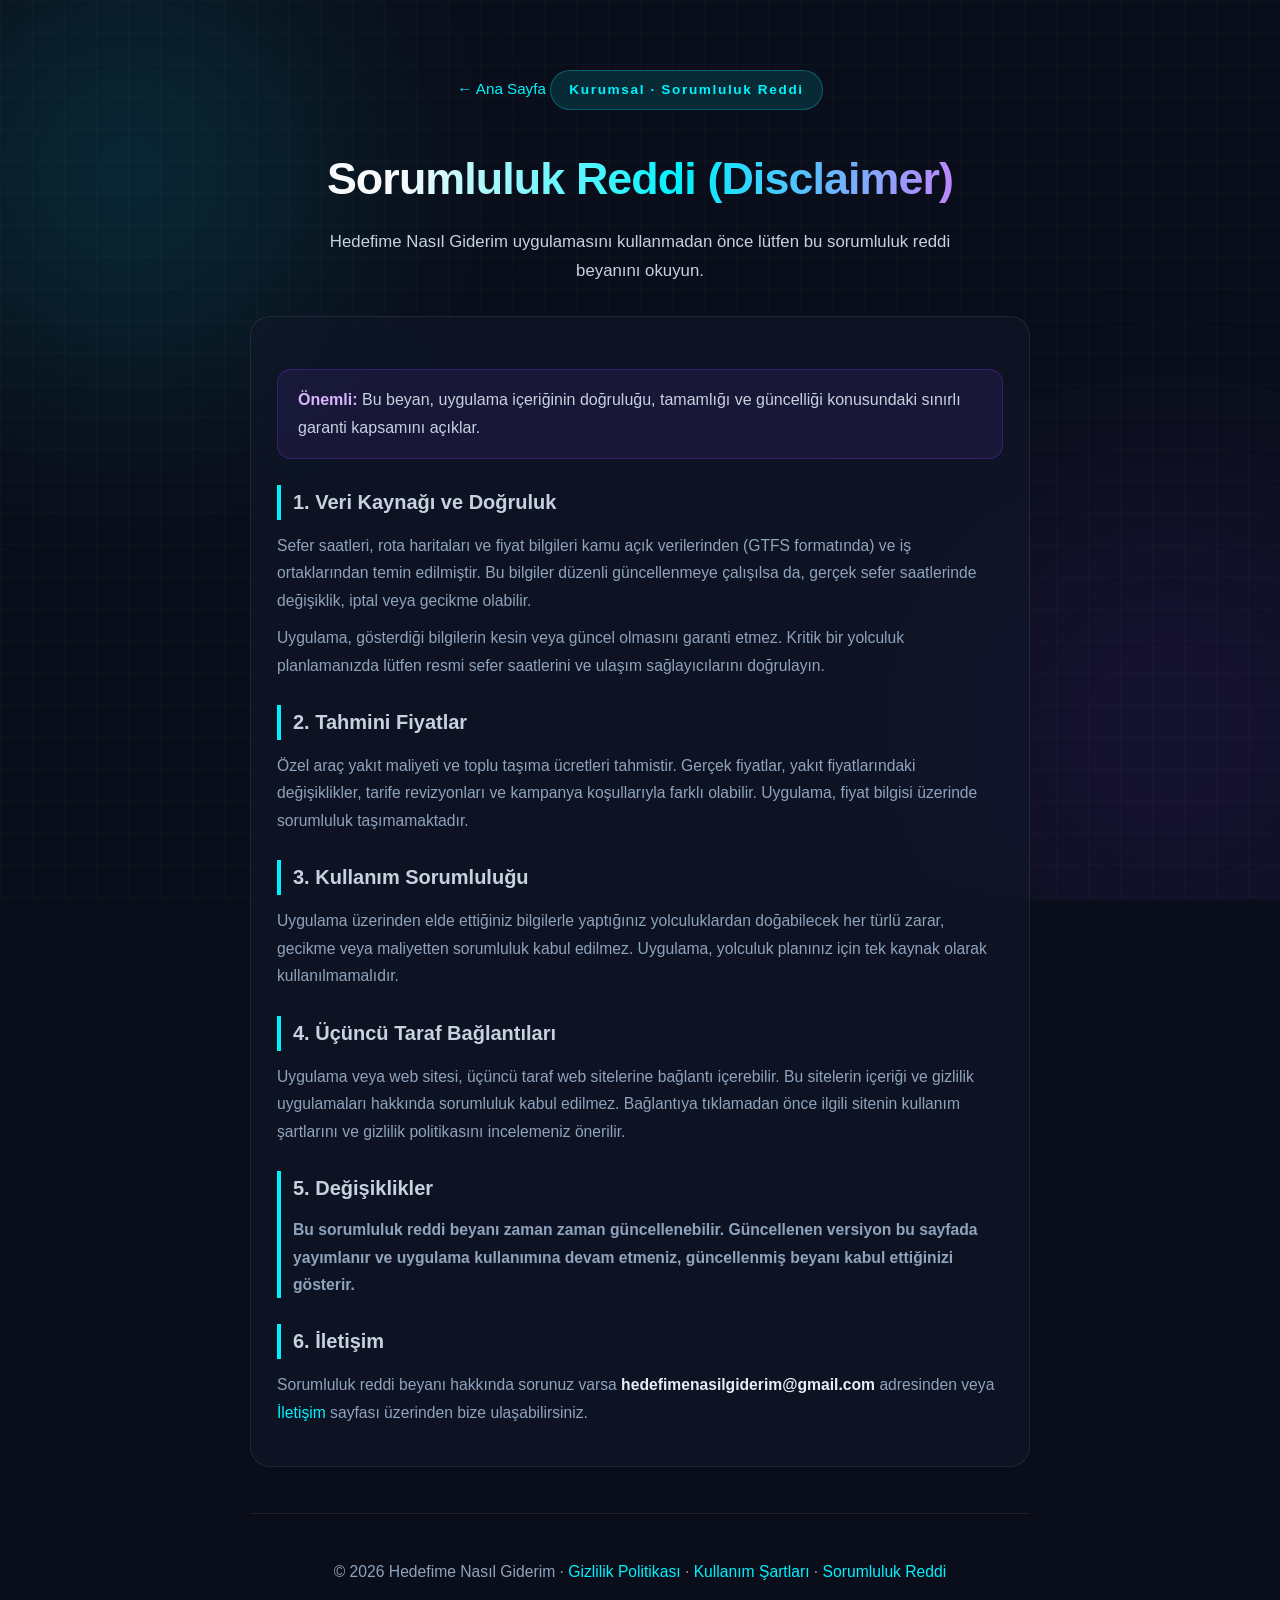
<file: sorumluluk-reddi.html>
<!DOCTYPE html> <html lang="tr"> <head> <meta charset="UTF-8"> <meta name="viewport" content="width=device-width, initial-scale=1.0, viewport-fit=cover"> <meta name="theme-color" content="#0a0e1a"> <meta name="color-scheme" content="dark"> <link rel="manifest" href="./manifest.webmanifest"> <link rel="apple-touch-icon" href="./icon-192.png"> <meta name="mobile-web-app-capable" content="yes"> <meta name="apple-mobile-web-app-capable" content="yes"> <meta name="apple-mobile-web-app-status-bar-style" content="black-translucent"> <title>Sorumluluk Reddi (Disclaimer) — Hedefime Nasıl Giderim</title> <meta name="description" content="Hedefime Nasıl Giderim uygulamasının sorumluluk reddi beyanını okuyun. Veri doğruluğu, tahmini fiyatlar ve kullanım sınırları hakkında bilgi."> <link rel="canonical" href="https://hedefimenasilgiderim.github.io/sorumluluk-reddi.html"> <meta property="og:title" content="Sorumluluk Reddi — Hedefime Nasıl Giderim"> <meta property="og:description" content="Hedefime Nasıl Giderim uygulamasının sorumluluk reddi beyanı."> <meta property="og:type" content="website"> <meta property="og:url" content="https://hedefimenasilgiderim.github.io/sorumluluk-reddi.html"> <meta property="og:image" content="https://hedefimenasilgiderim.github.io/icon.png"> <meta name="twitter:card" content="summary"> <meta name="twitter:title" content="Sorumluluk Reddi — Hedefime Nasıl Giderim"> <meta property="og:locale" content="tr_TR">  <script type="application/ld+json"> {   "@context": "https://schema.org",   "@type": "WebPage",   "name": "Sorumluluk Reddi (Disclaimer) — Hedefime Nasıl Giderim",   "url": "https://hedefimenasilgiderim.github.io/sorumluluk-reddi.html",   "description": "Hedefime Nasıl Giderim uygulamasının sorumluluk reddi beyanı.",   "isPartOf": {     "@type": "WebSite",     "name": "Hedefime Nasıl Giderim",     "url": "https://hedefimenasilgiderim.github.io/"   },   "inLanguage": "tr-TR" } </script>  <style>   :root {     --bg: #0a0e1a;     --surface: rgba(18, 24, 43, 0.72);     --line: rgba(255, 255, 255, 0.08);     --line-strong: rgba(255, 255, 255, 0.14);     --text: #e8eef7;     --text-dim: #c7d2e0;     --muted: #8fa3bd;     --accent: #00f2fe;     --accent-2: #7c3aed;     --radius: 20px;     --blur: 16px;   }   * { margin: 0; padding: 0; box-sizing: border-box; }   html { scroll-behavior: smooth; overflow-x: hidden; }   body {     font-family: -apple-system, "Segoe UI", Roboto, "Helvetica Neue", Arial, sans-serif;     background: var(--bg); color: var(--text); line-height: 1.75; min-height: 100dvh; overflow-x: hidden;   }   a { color: var(--accent); text-decoration: none; }   a:hover { text-decoration: underline; text-underline-offset: 4px; }    .mesh {     position: fixed; inset: 0; z-index: -1; overflow: hidden;   }   .mesh::before, .mesh::after {     content: ""; position: absolute; border-radius: 50%; filter: blur(100px); opacity: 0.5;     animation: mesh-drift 14s ease-in-out infinite alternate;   }   .mesh::before {     width: 700px; height: 700px; top: -180px; left: -220px;     background: radial-gradient(circle, rgba(0, 242, 254, 0.35), transparent 60%);     animation-name: mesh-drift-a;   }   .mesh::after {     width: 860px; height: 860px; bottom: -260px; right: -320px;     background: radial-gradient(circle, rgba(124, 58, 237, 0.32), transparent 58%);     animation-name: mesh-drift-b; animation-delay: -3s;   }   @keyframes mesh-drift-a {     from { transform: translate(0,0) scale(1); } to { transform: translate(40px,-60px) scale(1.08); }   }   @keyframes mesh-drift-b {     from { transform: translate(0,0) scale(1); } to { transform: translate(-50px,50px) scale(1.12); }   }   .mesh-grid {     position: fixed; inset: 0; z-index: -1; pointer-events: none;     background-image:       linear-gradient(rgba(255,255,255,0.02) 1px, transparent 1px),       linear-gradient(90deg, rgba(255,255,255,0.02) 1px, transparent 1px);     background-size: 32px 32px;   }    .wrap { max-width: 820px; margin: 0 auto; padding: 0 20px; }   .page-head {     position: relative; padding: 70px 0 30px; text-align: center;   }   .page-head .eyebrow {     display: inline-flex; align-items: center; gap: 8px; font-size: 0.85rem; font-weight: 800;     letter-spacing: 0.12em; color: var(--accent);     background: rgba(0,242,254,0.12); border: 1px solid rgba(0,242,254,0.28);     border-radius: 999px; padding: 7px 18px; backdrop-filter: blur(8px);   }   .page-head h1 {     margin: 18px 0 10px; font-size: clamp(2rem, 4vw, 2.8rem); font-weight: 900; letter-spacing: -0.02em;     background: linear-gradient(100deg, #f8fafc 20%, #00f2fe 55%, #c084fc 90%);     -webkit-background-clip: text; background-clip: text; color: transparent;   }   .page-head p { color: var(--text-dim); font-size: 1.05rem; max-width: 640px; margin: 0 auto; }    .glass {     background: rgba(18, 24, 43, 0.6); border: 1px solid var(--line);     border-radius: var(--radius); backdrop-filter: blur(var(--blur));     -webkit-backdrop-filter: blur(var(--blur));   }   .content { padding: 30px 26px; }   h2 {     font-size: 1.25rem; color: var(--text-dim); margin: 26px 0 12px; font-weight: 800;     border-left: 4px solid var(--accent); padding-left: 12px;   }   h2:first-child { margin-top: 0; border: none; padding-left: 0; }   p, li { color: var(--muted); font-size: 0.98rem; }   p { margin: 10px 0; }   ul { margin: 10px 0 10px 22px; }   li { margin: 6px 0; }   strong { color: var(--text); }   .back {     display: inline-flex; align-items: center; gap: 8px; color: var(--accent);     font-size: 0.95rem; text-decoration: none; margin-bottom: 18px;   }   .back:hover { gap: 12px; }   .notice {     background: rgba(124, 58, 237, 0.1); border: 1px solid rgba(124, 58, 237, 0.3);     border-radius: 14px; padding: 16px 20px; margin: 22px 0; color: var(--text-dim);   }   .notice strong { color: #d8b4fe; }   .cta {     margin: 34px 0; text-align: center;     background: var(--surface); border: 1px solid var(--line);     border-radius: var(--radius); padding: 26px 18px; backdrop-filter: blur(var(--blur));   }   .cta a.btn {     display: inline-flex; align-items: center; justify-content: center; gap: 10px;     background: linear-gradient(135deg, var(--accent), var(--accent-2));     color: #001a2e; font-weight: 800; padding: 14px 36px; border-radius: 999px;     text-decoration: none; font-size: 1.02rem;     box-shadow: 0 12px 34px -10px rgba(0,242,254,0.45);   }   .cta a.btn:hover { transform: translateY(-2px); filter: brightness(1.08); }   footer {     margin-top: 46px; padding: 34px 0 24px; border-top: 1px solid var(--line);     color: var(--muted); font-size: 0.85rem; text-align: center;   }   footer a { color: var(--accent); text-decoration: none; }   footer a:hover { text-decoration: underline; }    @media (prefers-reduced-motion: reduce) {     .mesh::before, .mesh::after { animation: none; }   } </style> </head> <body>  <div class="mesh" aria-hidden="true"></div> <div class="mesh-grid" aria-hidden="true"></div>  <div class="wrap">   <header class="page-head">     <a class="back" href="index.html">← Ana Sayfa</a>     <span class="eyebrow">Kurumsal · Sorumluluk Reddi</span>     <h1>Sorumluluk Reddi (Disclaimer)</h1>     <p>Hedefime Nasıl Giderim uygulamasını kullanmadan önce lütfen bu sorumluluk reddi beyanını okuyun.</p>   </header>    <div class="glass">     <div class="content">       <div class="notice">         <strong>Önemli:</strong> Bu beyan, uygulama içeriğinin doğruluğu, tamamlığı ve güncelliği konusundaki sınırlı garanti kapsamını açıklar.       </div>        <h2>1. Veri Kaynağı ve Doğruluk</h2>       <p>Sefer saatleri, rota haritaları ve fiyat bilgileri kamu açık verilerinden (GTFS formatında) ve iş ortaklarından temin edilmiştir. Bu bilgiler düzenli güncellenmeye çalışılsa da, gerçek sefer saatlerinde değişiklik, iptal veya gecikme olabilir.</p>       <p>Uygulama, gösterdiği bilgilerin kesin veya güncel olmasını garanti etmez. Kritik bir yolculuk planlamanızda lütfen resmi sefer saatlerini ve ulaşım sağlayıcılarını doğrulayın.</p>        <h2>2. Tahmini Fiyatlar</h2>       <p>Özel araç yakıt maliyeti ve toplu taşıma ücretleri tahmistir. Gerçek fiyatlar, yakıt fiyatlarındaki değişiklikler, tarife revizyonları ve kampanya koşullarıyla farklı olabilir. Uygulama, fiyat bilgisi üzerinde sorumluluk taşımamaktadır.</p>        <h2>3. Kullanım Sorumluluğu</h2>       <p>Uygulama üzerinden elde ettiğiniz bilgilerle yaptığınız yolculuklardan doğabilecek her türlü zarar, gecikme veya maliyetten sorumluluk kabul edilmez. Uygulama, yolculuk planınız için tek kaynak olarak kullanılmamalıdır.</p>        <h2>4. Üçüncü Taraf Bağlantıları</h2>       <p>Uygulama veya web sitesi, üçüncü taraf web sitelerine bağlantı içerebilir. Bu sitelerin içeriği ve gizlilik uygulamaları hakkında sorumluluk kabul edilmez. Bağlantıya tıklamadan önce ilgili sitenin kullanım şartlarını ve gizlilik politikasını incelemeniz önerilir.</p>        <h2>5. Değişiklikler</h>       <p>Bu sorumluluk reddi beyanı zaman zaman güncellenebilir. Güncellenen versiyon bu sayfada yayımlanır ve uygulama kullanımına devam etmeniz, güncellenmiş beyanı kabul ettiğinizi gösterir.</p>        <h2>6. İletişim</h2>       <p>Sorumluluk reddi beyanı hakkında sorunuz varsa <strong>hedefimenasilgiderim@gmail.com</strong> adresinden veya <a href="iletisim.html">İletişim</a> sayfası üzerinden bize ulaşabilirsiniz.</p>             </div>   </div>    <footer>     <p>© 2026 Hedefime Nasıl Giderim · <a href="privacy.html">Gizlilik Politikası</a> · <a href="kullanim-sartlari.html">Kullanım Şartları</a> · <a href="sorumluluk-reddi.html">Sorumluluk Reddi</a></p>   </footer> </div>  </body> </html>
</file>
